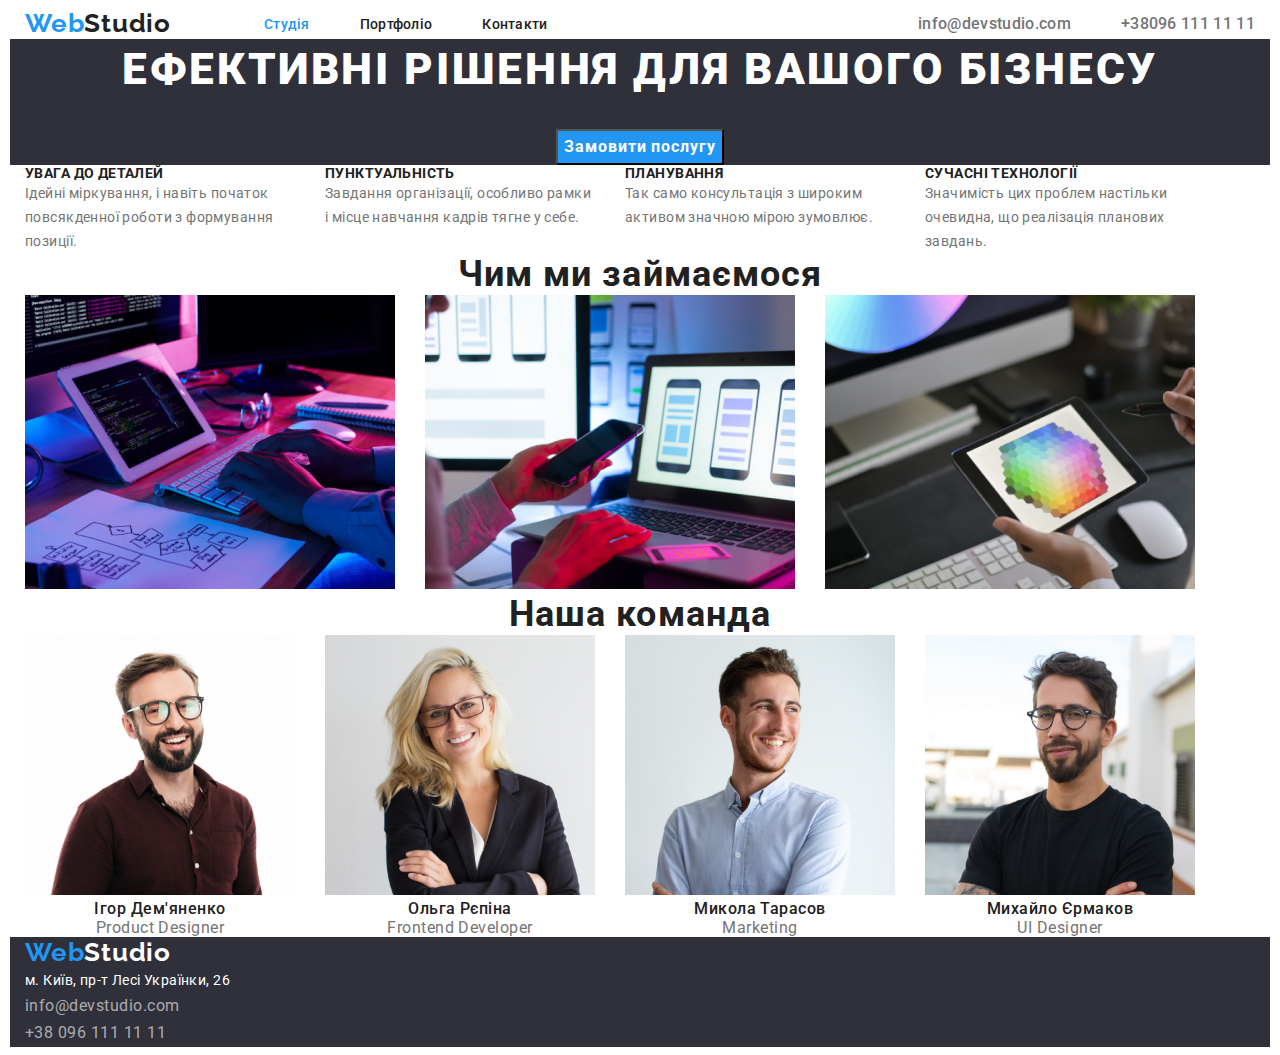
<file: index.html>
<!DOCTYPE html>
<html lang="uk">
  <head>
    <meta charset="UTF-8" />
    <meta http-equiv="X-UA-Compatible" content="IE=edge" />
    <meta name="viewport" content="width=device-width, initial-scale=1.0" />
    <title>WebStudio</title>
    <link rel="stylesheet" href="https://cdnjs.cloudflare.com/ajax/libs/modern-normalize/1.1.0/modern-normalize.min.css" integrity="sha512-wpPYUAdjBVSE4KJnH1VR1HeZfpl1ub8YT/NKx4PuQ5NmX2tKuGu6U/JRp5y+Y8XG2tV+wKQpNHVUX03MfMFn9Q==" crossorigin="anonymous" referrerpolicy="no-referrer" />
    <link
      href="https://fonts.googleapis.com/css2?family=Raleway:wght@700&family=Roboto:wght@400;500;700;900&display=swap"
      rel="stylesheet"
    />
    <link rel="stylesheet" href="./css/styles.css" />
  </head>
  <body>
    <!--Шапка-->
    <header class="header-container">
      <a class="logo" href="index.html"><span class="Web">Web</span>Studio</a>
      <nav class="nav">
        <div class="">
        <ul class="site-nav list">
          <li class="nav-item"><a class="link current" href="">Студія</a></li>
          <li class="nav-item">
            <a class="link" href="./portfolio.html">Портфоліо</a>
          </li>
          <li class="nav-item"><a class="link" href="">Контакти</a></li>
        </ul>
      </nav>
      <ul class="header-list">
        <li class="list-item">
          <a class="contact-link" href="mailto:info@devstudio.com"
            >info@devstudio.com</a
          >
        </li>
        <li class="list-item">
          <a class="telephone" href="tel:+380961111111"> +38096 111 11 11</a>
        </li>
      </ul>
      </div>
    </header>
    <main>
      <!--Герой-->
      <section class="main container">
        <h1 class="main-title">Ефективні рішення для вашого бізнесу</h1>
        <button class="btn" type="button" value="">Замовити послугу</button>
      </section>
      <!--Описание-->
      <section class="benefits container">
        <h2 hidden>Переваги</h2>
        <ul class="benefits-list ">
          <li class="list-item">
            <h3 class="title">УВАГА ДО ДЕТАЛЕЙ</h3>
            <p class="text">
              Ідейні міркування, i навіть початок повсякденної роботи з
              формування позиції.
            </p>
          </li>
          <li class="list-item">
            <h3 class="title">ПУНКТУАЛЬНІСТЬ</h3>
            <p class="text">
              Завдання організації, особливо рамки i місце навчання кадрів тягне
              у себе.
            </p>
          </li>
          <li class="list-item">
            <h3 class="title">ПЛАНУВАННЯ</h3>
            <p class="text">
              Так само консультація з широким активом значною мірою зумовлює.
            </p>
          </li>
          <li class="list-item">
            <h3 class="title">СУЧАСНІ ТЕХНОЛОГІЇ</h3>
            <p class="text">
              Значимість цих проблем настільки очевидна, що реалізація планових
              завдань.
            </p>
          </li>
        </ul>
      </section>
      <!-- Чим ми займаємося -->
      <section class="section container">
        <h2 class="sectiont-title">Чим ми займаємося</h2>
        <ul class="list ">
          <li class="list-item">
            <img
              class="img"
              src="./images/box_1.png"
              alt="Tablet with palette"
              width="370"
              height="294"
            />
          </li>
          <li class="list-item">
            <img
              class="img"
              src="./images/box_2.png"
              alt="Banner setup"
              width="370"
              height="294"
            />
          </li>
          <li class="list-item">
            <img
              class="img"
              src="./images/box_3.png"
              alt="Programming"
              width="370"
              height="294"
            />
          </li>
        </ul>
      </section>
      <!--Наша команда-->
      <section class="section container ">
        <h2 class="sectiont-title">Наша команда</h2>
        <ul class="list">
          <li class="list-item">
            <a href=""></a
            ><img
              class="team-card"
              src="./images/img.jpg"
              alt="Team card"
              width="270"
              height="260"
            />
            <h3 class="name-team">Ігор Дем'яненко</h3>
            <p class="team-position" lang="en">Product Designer</p>
          </li>
          <li class="list-item">
            <a href=""></a
            ><img
              class="team-card"
              src="./images/img(1).jpg"
              alt="Team card"
              width="270"
              height="260"
            />
            <h3 class="name-team">Ольга Рєпіна</h3>
            <p class="team-position" lang="en">Frontend Developer</p>
          </li>
          <li class="list-item">
            <a href=""></a>
            <img
              class="team-card"
              src="./images/img(2).jpg"
              alt="Team card"
              width="270"
              height="260"
            />
            <h3 class="name-team">Микола Тарасов</h3>
            <p class="team-position" lang="en">Marketing</p>
          </li>
          <li class="list-item">
            <a href=""></a
            ><img
              class="team-card"
              src="./images/img(3).jpg"
              alt="Team card"
              width="270"
              height="260"
            />
            <h3 class="name-team">Михайло Єрмаков</h3>
            <p class="team-position" lang="en">UI Designer</p>
          </li>
        </ul>
      </section>
    </main>
    <!--Подвал-->
    <footer class="footer container">
      <a class="footer-logo" href="index.html"
        ><span class="Web">Web</span>Studio</a
      ><ul class="list">
          <address class="contacts-adress">
          <li>
        <a
          class="link-address"
          href="https://goo.gl/maps/wAU2gf5ufKn13dxh9"
          target="_blank"
          rel="noopener noreferrer"
        >
          м. Київ, пр-т Лесі Українки, 26</a
        ></li>
          <li>
            <a class="list-footer" href="mailto:info@devstudio.com"
              >info@devstudio.com</a
            >
          </li>
          <li>
            <a class="list-footer" href="tel:+380961111111"
              >+38 096 111 11 11</a
            >
          </li>
        </ul>
      </address>
    </footer>
  </body>
</html>
</file>
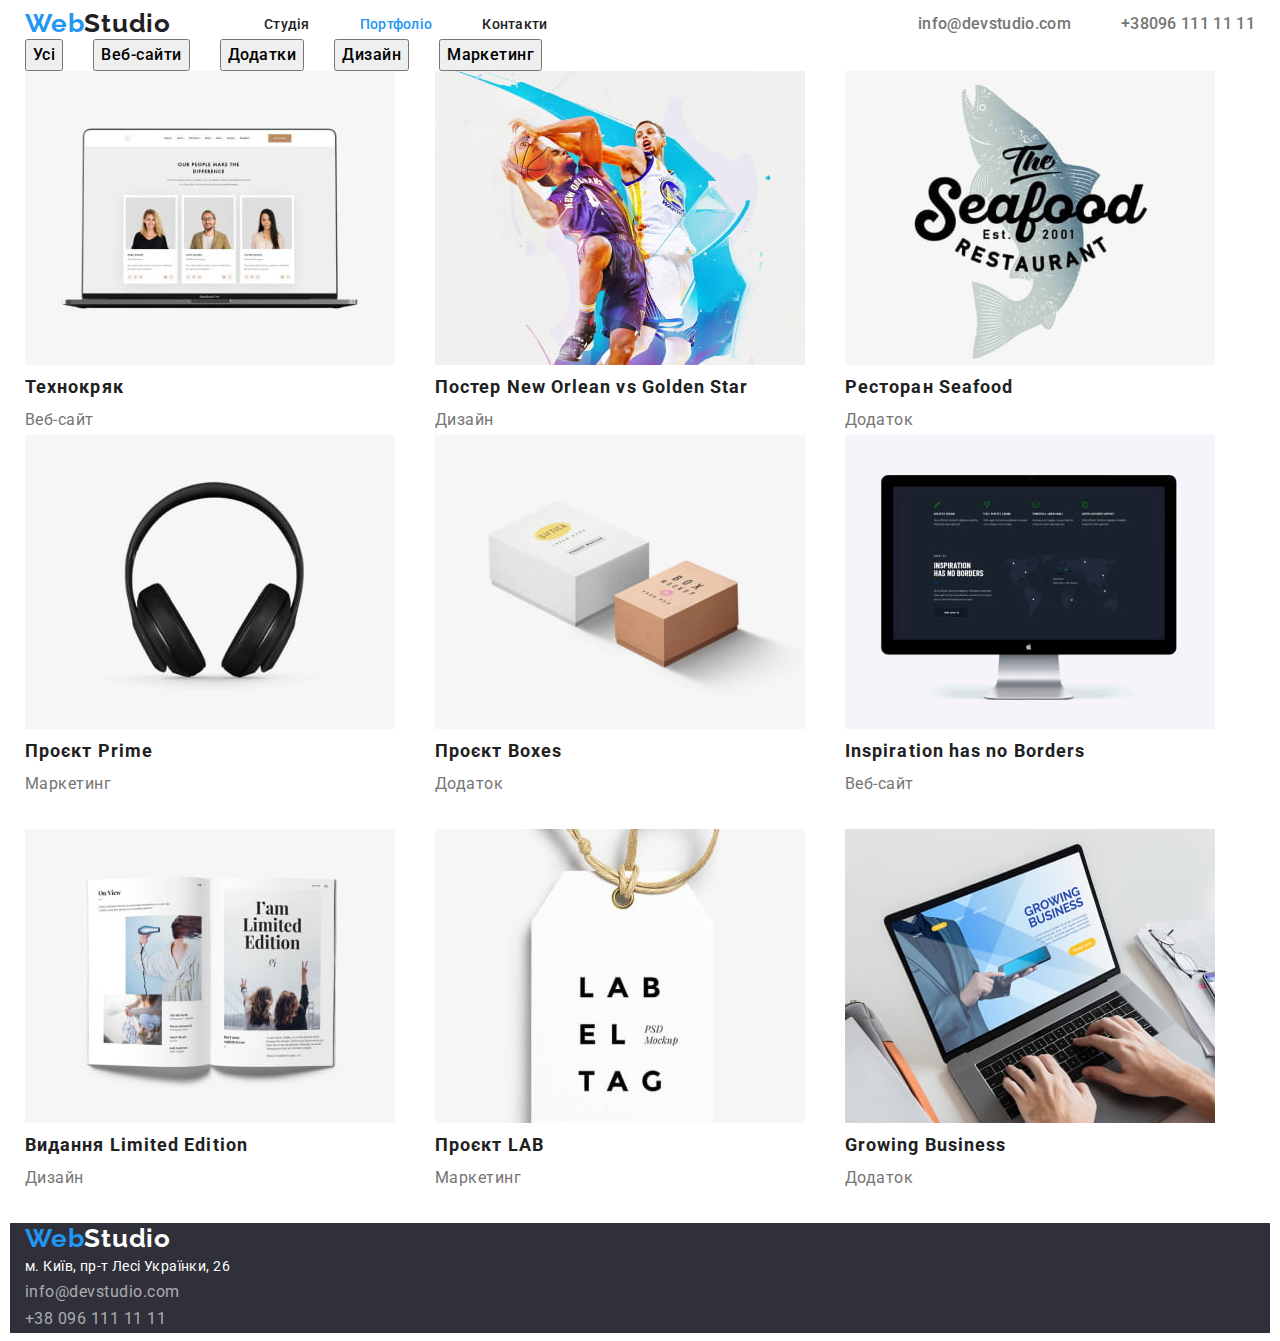
<file: portfolio.html>
<!DOCTYPE html>
<html lang="en">
  <head>
    <meta charset="UTF-8" />
    <meta http-equiv="X-UA-Compatible" content="IE=edge" />
    <meta name="viewport" content="width=device-width, initial-scale=1.0" />
    <title>Portfolio</title>
    <link rel="stylesheet" href="https://cdnjs.cloudflare.com/ajax/libs/modern-normalize/1.1.0/modern-normalize.min.css" integrity="sha512-wpPYUAdjBVSE4KJnH1VR1HeZfpl1ub8YT/NKx4PuQ5NmX2tKuGu6U/JRp5y+Y8XG2tV+wKQpNHVUX03MfMFn9Q==" crossorigin="anonymous" referrerpolicy="no-referrer" />
    <link
      href="https://fonts.googleapis.com/css2?family=Raleway:wght@700&family=Roboto:wght@400;500;700;900&display=swap"
      rel="stylesheet"
    />
    <link rel="stylesheet" href="./css/styles.css" />
  </head>
  <body>
    <!-- Шапка -->
    <header class="header-container">
      <a class="logo" href="index.html"><span class="Web">Web</span>Studio</a>
      <nav class="nav">
        <div class="">
        <ul class="site-nav list">
          <li class="nav-item"><a class="link" href="./index.html">Студія</a></li>
          <li class="nav-item">
            <a class="link current" href="./portfolio.html">Портфоліо</a>
          </li>
          <li class="nav-item"><a class="link" href="">Контакти</a></li>
        </ul>
      </nav>
      <ul class="header-list">
        <li class="list-item">
          <a class="contact-link" href="mailto:info@devstudio.com"
            >info@devstudio.com</a
          >
        </li>
        <li class="list-item">
          <a class="telephone" href="tel:+380961111111"> +38096 111 11 11</a>
        </li>
      </ul>
      </div>
    </header>
    <main>

      <section class="container">
        <h1 hidden>Наші роботи</h1>
        <ul class="list work">
          <li class="list-item"><button class="btn-portfolio" type="button">Усі</button></li>
          <li class="list-item"><button class="btn-portfolio" type="button">Веб-сайти</button></li>
          <li class="list-item"><button class="btn-portfolio" type="button">Додатки</button></li>
          <li class="list-item"><button class="btn-portfolio" type="button">Дизайн</button></li>
          <li class="list-item"><button class="btn-portfolio" type="button">Маркетинг</button></li>
        </ul>
        <ul class="list">
          <li class="list-item projects">
            <a class="link-work" href=""><img
              src="./images/portfolio/img-1.jpg"
              alt=""
              width="370"
              height="294"
            />
            <h2 class="list-main">Технокряк</h2>
            <p class="name-project">Веб-сайт</p></a>
          </li>

          <li class="list-item projects">
            <a class="link-work" href=""><img
              src="./images/portfolio/img-2.jpg"
              alt=""
              width="370"
              height="294"
            />
            <h2 class="list-main">Постер New Orlean vs Golden Star</h2>
            <p class="name-project">Дизайн</p></a>
            
          </li>

          <li class="list-item projects">
            <a class="link-work" href=""><img
              src="./images/portfolio/img-3.jpg"
              alt=""
              width="370"
              height="294"
            />
            <h2 class="list-main">Ресторан Seafood</h2>
            <p class="name-project">Додаток</p></a>
            
          </li>

          <li class="list-item projects">
            <a class="link-work" href=""><img
              src="./images/portfolio/img-4.jpg"
              alt=""
              width="370"
              height="294"
            />
            <h2 class="list-main">Проєкт Prime</h2>
            <p class="name-project">Маркетинг</p></a>
            
          </li>

          <li class="list-item projects">
            <a class="link-work" href=""><img
              src="./images/portfolio/img-5.jpg"
              alt=""
              width="370"
              height="294"
            />
            <h2 class="list-main">Проєкт Boxes</h2>
            <p class="name-project">Додаток</p></a>
            
          </li>

          <li class="list-item projects">
            <a class="link-work" href=""><img
              src="./images/portfolio/img-6.jpg"
              alt=""
              width="370"
              height="294"
            />
            <h2 class="list-main" lang="en">Inspiration has no Borders</h2>
            <p class="name-project">Веб-сайт</p></a>
            
          </li>

          <li class="list-item projects">
            <a class="link-work" href=""><img
              src="./images/portfolio/img-7.jpg"
              alt=""
              width="370"
              height="294"
            />
            <h2 class="list-main">Видання Limited Edition</h2>
            <p class="name-project">Дизайн</p></a>
            
          </li>

          <li class="list-item projects">
            <a class="link-work" href=""><img
              src="./images/portfolio/img-8.jpg"
              alt=""
              width="370"
              height="294"
            />
            <h2 class="list-main">Проєкт LAB</h2>
            <p class="name-project">Маркетинг</p></a>
            
          </li>

          <li class="list-item projects">
            <a class="link-work" href=""><img
              src="./images/portfolio/img-9.jpg"
              alt=""
              width="370"
              height="294"
            />
            <h2 class="list-main">Growing Business</h2>
            <p class="name-project">Додаток</p></a>
            
          </li>
        </ul>
      </section>
    </main>
    <!--Подвал-->
    <footer class="footer container">
      <a class="footer-logo" href="index.html"
        ><span class="Web">Web</span>Studio</a
      ><ul class="list">
          <address class="contacts-adress">
          <li>
        <a
          class="link-address"
          href="https://goo.gl/maps/wAU2gf5ufKn13dxh9"
          target="_blank"
          rel="noopener noreferrer"
        >
          м. Київ, пр-т Лесі Українки, 26</a
        ></li>
          <li>
            <a class="list-footer" href="mailto:info@devstudio.com"
              >info@devstudio.com</a
            >
          </li>
          <li>
            <a class="list-footer" href="tel:+380961111111"
              >+38 096 111 11 11</a
            >
          </li>
        </ul>
      </address>
    </footer>
  </body>
</html>
</file>
<file: css/styles.css>
html {
    box-sizing: border-box;
}
.container {
    width: 1230px;
        padding-left: 15px;
        padding-right: 15px;
        margin-right: auto;
        margin-left: auto;
}
:root {
--primary-text-color: #212121; 
--title-text-color: #757575;
--accent-color: #2196F3;
--white-color: #FFFFFF;
--main-fonts: Roboto, sans-serif;
--secondary-font: Raleway, sans-serif;
}

 h1,
 h2,
 h3,
 h4,
 p,
 ul {
     margin: 0px;
     padding: 0px;
 }
body {
    background-color: #FFFFFF;
    color: var(--primary-text-color);
    font-family: var(--main-fonts)
}

/* Шапка */
.logo {
    font-family: var(--secondary-font);
    color:var(--primary-text-lcolor);
    text-decoration: none;
    font-weight: 700;
    font-size: 26px;
    line-height: calc(31 / 26);
    letter-spacing: 0.03em;  
}
.Web {
    color: var(--accent-color);
}
.link {
    color: var(--primary-text-color);
    text-decoration: none;

}

.contact-link {
margin-right: 50px;
}
.site-nav {
    margin-left: 93px;
    display: flex;
}
ul {
    list-style-type: none;
    padding-inline-start: 0;
}
/* Site nav */
.header-container {
    width: 1230px;
    padding-left: 15px;
    padding-right: 15px;
    margin-right: auto;
    margin-left: auto;
    display: flex;
    align-items: center;
}
.site-nav .nav-item:not(:last-child) {
    margin-right: 50px;
}
.site-nav .nav-item {
    display: block;
    font-weight: 500;
    font-size: 14px;
    line-height:calc(16 / 14);
    letter-spacing: 0.02em;
    
}
.site-nav .link {
    padding-top: 32px;
    padding-bottom: 32px;
}
.contact-link {
    color: var(--title-text-color);
    text-decoration: none;
    font-weight: 500;
    line-height: calc(16 / 14);
    letter-spacing: 0.02em;
}
.telephone{
    text-decoration: none;
    font-family: var(--main-fonts);
    font-weight: 500;
    line-height: calc(16 / 14);
    letter-spacing: 0.02em;
    color:var(--title-text-color);
}
.link:hover,
.link:focus {
    color: var(--accent-color);
    
}
.contact-link:hover,
.contact-link:focus {
 color: var(--accent-color);
}
.site-nav .link.current {
    color: var(--accent-color);
}
.header-list {
    display: flex;
    list-style: none;
    text-decoration: none;
    margin-left: auto;
}
/* .site-nav .list-item:not(:last-child) {
    margin-right: 50px;
} */
.site-nav .item + .item {
    margin-right: 50px;
}
/* Герой */
.main {
    
    text-align: center;
    background-color: #2F303A;
}
.main-title {
    margin-top: 0;
    margin-bottom: 30px;
    color: var(--white-color);
    font-family:var(--main-fonts);
    font-weight: 900;
    font-size: 44px;
    line-height: calc(60 / 44);
    letter-spacing: 0.06em;   
}
.btn {
    color: var(--white-color);
    background-color: var(--accent-color);
    font-family: inherit;
    font-weight: 700;
    font-size: 16px;
    line-height: calc(30 / 16);
    letter-spacing: 0.06em;   
}
/* Описание */
.benefits-list {
    flex-wrap: wrap;
    list-style-type: none;
    display: flex;
}
.title {
    font-weight: 700;
    font-size: 14px;
    line-height:calc(16 / 14);
    letter-spacing: 0.03em;
    text-transform: uppercase;
}
.text {
    color: var(--title-text-color);
    font-size: 14px;
    line-height:calc(24 / 14);
    letter-spacing: 0.03em;
}
.benefits-list .list-item {
    width: 270px;
}
.benefits-list .list-item:not(:last-child) {
    margin-right: 30px;
}
/* Чим мы займаємося */
.sectiont-title {
    text-align: center;
    font-weight: 700;
    font-size: 36px;
    line-height:calc(42 / 36);
    letter-spacing: 0.03em;
}
.section .list {
    display: flex;
}

.list .list-item:not(:last-child) {
    margin-right: 30px;
}
.section .list .list-item {
    text-align: center;
}
/* Наша команда */
.name-team {
    font-weight: 500;
    font-size: 16px;
    line-height:calc(19 / 16);
    letter-spacing: 0.03em;
}
.team-position {
    color: var(--title-text-color);
    line-height:calc(19 / 16);
    letter-spacing: 0.03em;
}
/* Подвал */ 
.footer {
    background: #2F303A;
}
.footer-logo {
    font-family: var(--secondary-font);
    color: var(--white-color);
    text-decoration: none;
    font-size: 26px;
    font-weight: 700;
    line-height: calc(31 / 26);
    letter-spacing: 0.03em;
}
.link-address {
    font-style: normal;
    text-decoration: none;
    color: var(--white-color);
    font-size: 14px;
    line-height: calc(24 / 14);
    letter-spacing: 0.03em;
}

.list-footer {
    text-decoration: none;
    line-height:calc(24 / 14);
    letter-spacing: 0.03em;
    color: #ffffff99;  
}
.contacts-adress {
    font-style: normal;
}
/* Наші роботи */
.btn-portfolio:focus,
.btn-portfolio:hover { 
    background-color: var(--accent-color);
    color: var(--white-color);
}

.main-title {
    color: var(--white-color);
    font-weight: 900;
    line-height: calc(60 / 44);
    letter-spacing: 0.06em;
    text-transform: uppercase;
}
.list-main {
    color: var(--primary-text-color);
    font-weight: 700;
    font-size: 18px;
    line-height:calc(36 / 18);
    letter-spacing: 0.06em;
}
.link-work {
    text-decoration: none; 
    
}
.projects {
    
    margin-right: 30px;
    margin-bottom: 30px;
    display: flex;
    width: 380px;
    
}
.name-project {
    color: var(--title-text-color);
    line-height: calc(30 / 16);
    letter-spacing: 0.03em;
}
.btn-portfolio {
    font-family: inherit;
    font-weight: 500;
    font-size: 16px;
    line-height: calc(26 / 16);
    letter-spacing: 0.03em;
}

/* Наши роботы */

.work {
    display: flex;
}

.list .projects:nth-child(3n) {
    margin-right: 0;
    
}
.projects:nth-child(-n + 3) {
 margin-bottom: 0;
}

.list {
    display: flex;
    flex-wrap: wrap;
}
/* Основной цвет #212121 */
/* Вторичный цвет #757575 */
/* Акцент #2196F3  */
/* белый цвет #FFFFFF */
/* номер в конце color: rgba(255, 255, 255, 0.6); */
/* вторичный цвет фона #F5F4FA */
</file>
